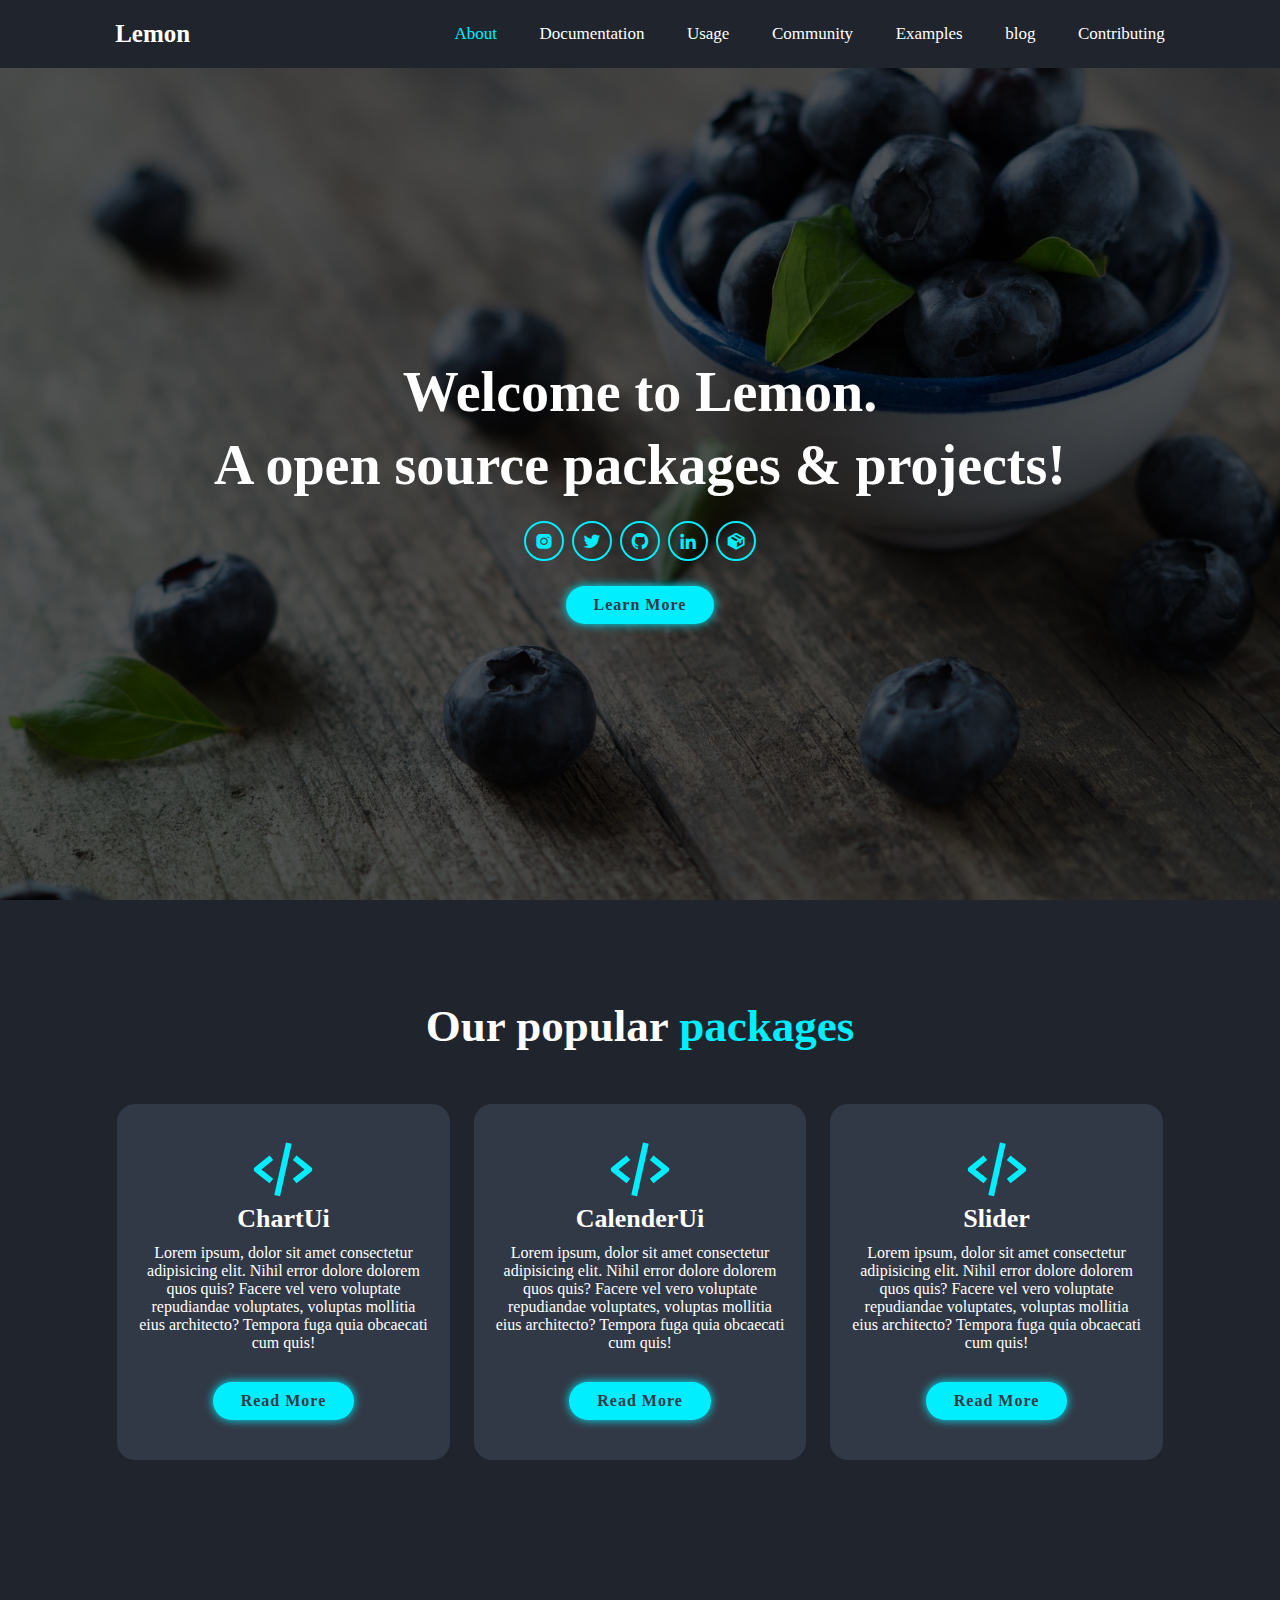
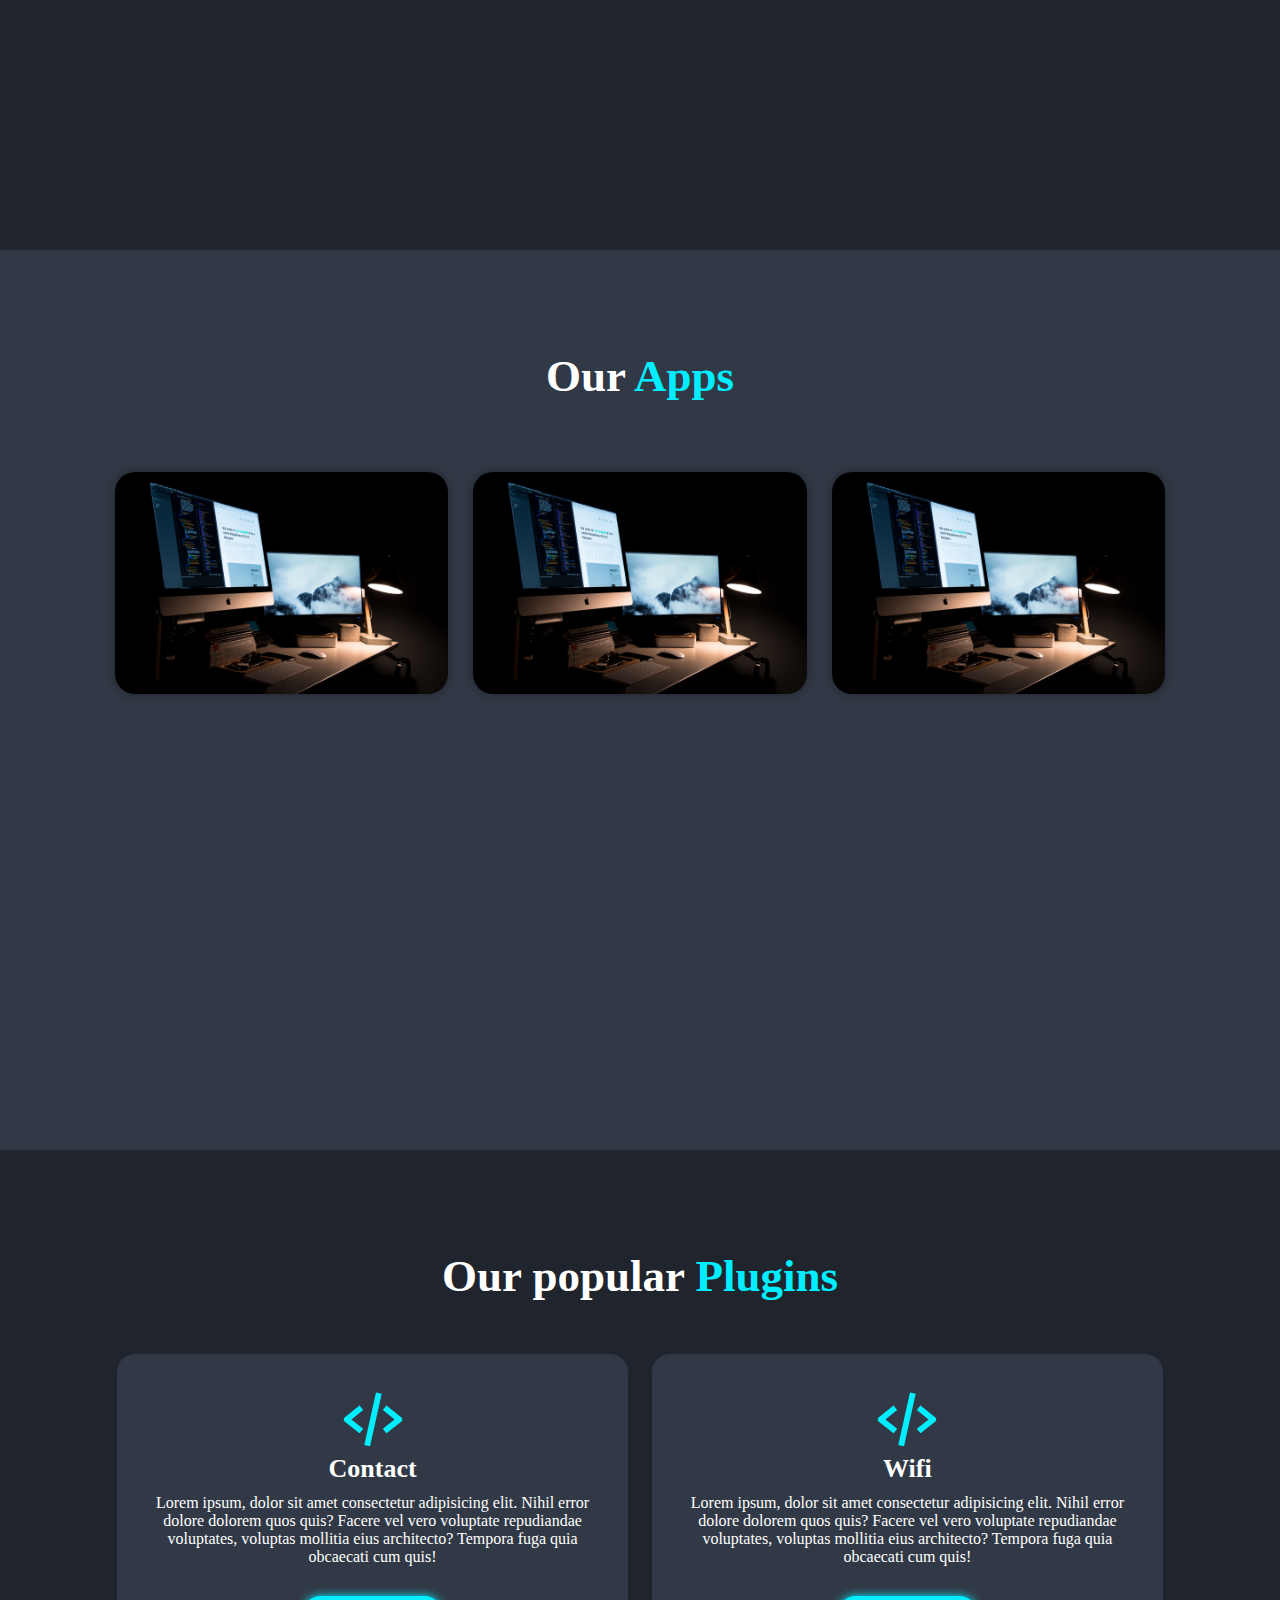
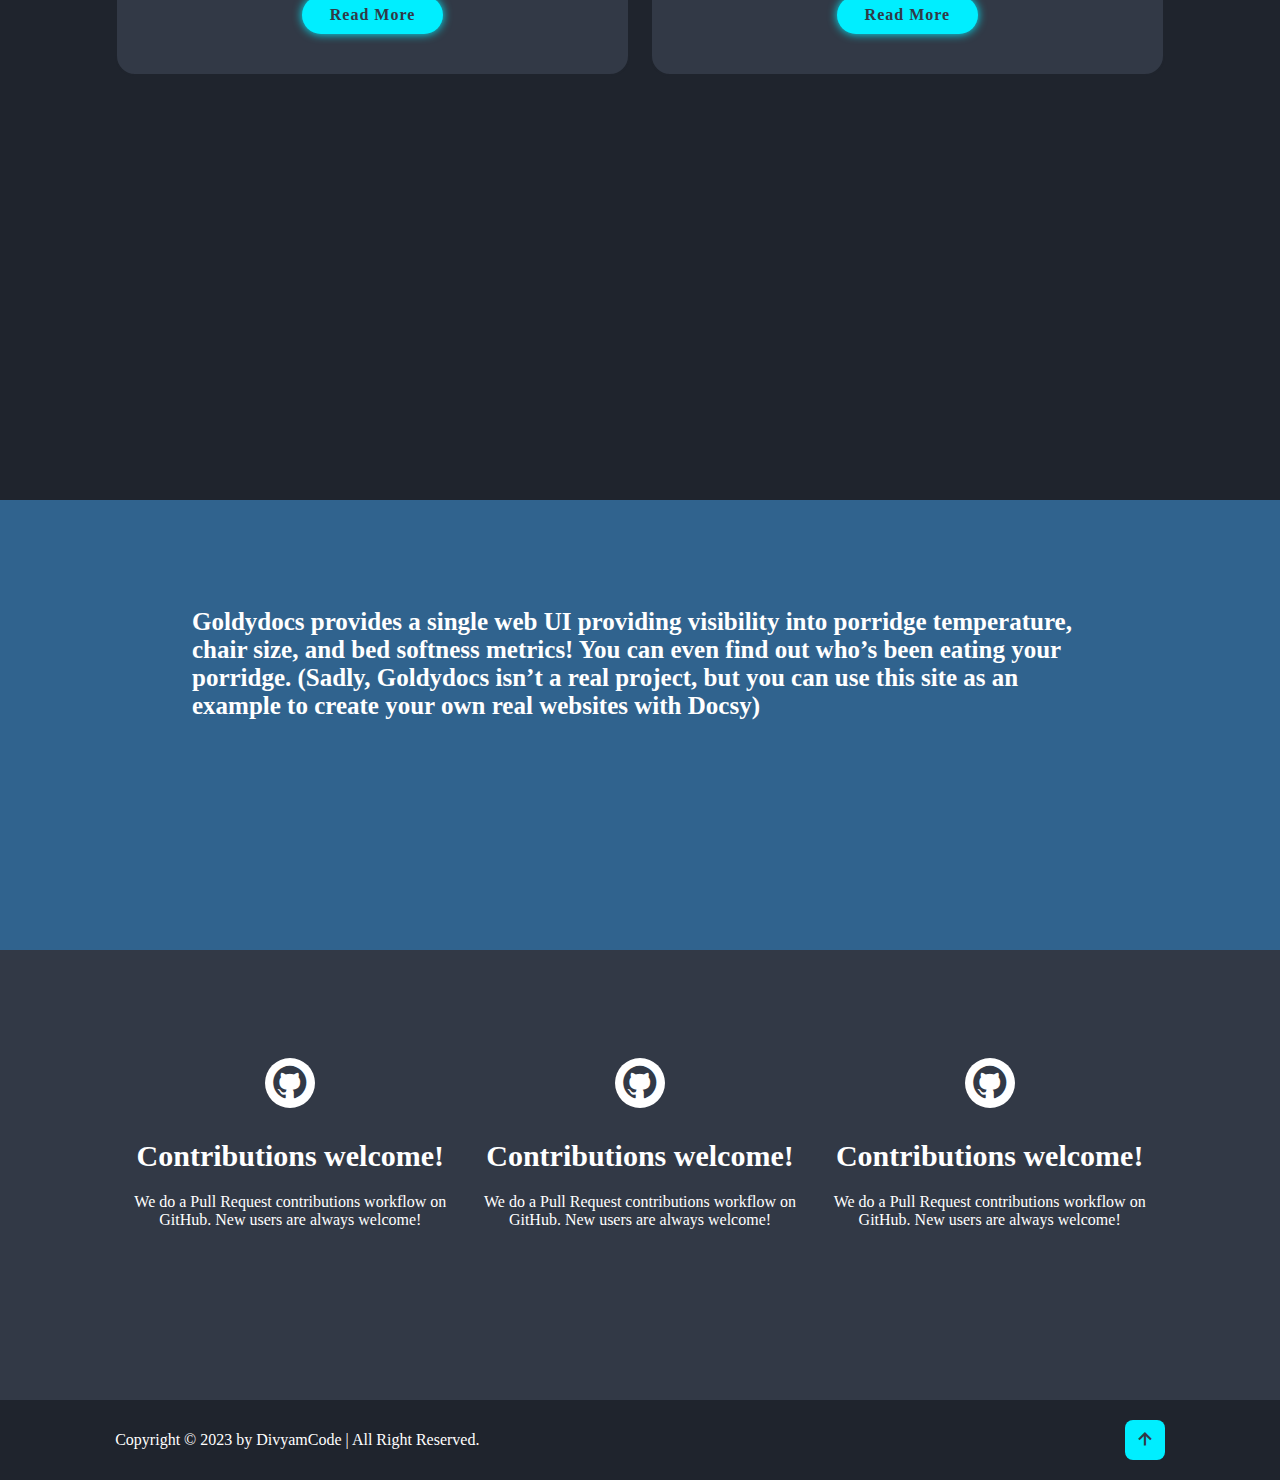
<file: index.html>
<!DOCTYPE html>
<html>
  <head>
    <title>Code Documentation</title>
    <link rel="stylesheet" href="style.css">
    <link href='https://unpkg.com/boxicons@2.1.4/css/boxicons.min.css' rel='stylesheet'>
    
  </head>
  <body>
    <header class="header">
        <a href="#" class="logo">Lemon</a>
        <i class="bx bx-menu" id="menu-icon"></i>
        <nav class="navbar" >

            <!-- <a class="active" href="#introduction">Introduction</a>
            <a href="#installation">Installation</a>
            <a href="#usage">Usage</a>
            <a href="#api-reference">API Reference</a>
            <a href="#examples">Examples</a>
            <a href="#contributing">Contributing</a> -->

            <a class="active" href="#introduction">About</a>
            <a href="./documentation/index.html">Documentation</a>
            <a href="#usage">Usage</a>
            <a href="#api-reference">Community</a>
            <a href="#examples">Examples</a>
            <a href="#contributing">blog</a>
            <a href="#contributing">Contributing</a>

         
        </nav>
    </header>

    <section class="home" id="home">
        <div class="home-content">
            <h1> Welcome to Lemon. <br>
                A open source packages & projects!</h1>
                <div class="social-media">
                    <a href="#"><i class='bx bxl-instagram-alt' ></i></a>
                    <a href="#"><i class='bx bxl-twitter' ></i></a>
                    <a href="#"><i class='bx bxl-github' ></i></a>
                    <a href="#"><i class='bx bxl-linkedin' ></i></a>
                    <a href="#"><i class='bx bxs-package' ></i></a>
                </div>
                <a href="#" class="btn">Learn More</a>
        </div>
    </section>


<!-- More sections here -->

<section class="service" id="service">
    <h2 class="headingS">
        Our popular <span>packages</span>
    </h2>
    <div class="service-container">
        <div class="service-box">
            <i class='bx bx-code-alt'></i>
            <h3>ChartUi</h3>
            <p>Lorem ipsum, dolor sit amet consectetur adipisicing elit. Nihil error dolore dolorem quos quis? Facere vel vero voluptate repudiandae voluptates, voluptas mollitia eius architecto? Tempora fuga quia obcaecati cum quis!</p>
            <a href="#" class="btn">Read More</a>
        </div>
        <div class="service-box">
            <i class='bx bx-code-alt'></i>
            <h3>CalenderUi</h3>
            <p>Lorem ipsum, dolor sit amet consectetur adipisicing elit. Nihil error dolore dolorem quos quis? Facere vel vero voluptate repudiandae voluptates, voluptas mollitia eius architecto? Tempora fuga quia obcaecati cum quis!</p>
            <a href="#" class="btn">Read More</a>
        </div>
        <div class="service-box">
            <i class='bx bx-code-alt'></i>
            <h3>Slider</h3>
            <p>Lorem ipsum, dolor sit amet consectetur adipisicing elit. Nihil error dolore dolorem quos quis? Facere vel vero voluptate repudiandae voluptates, voluptas mollitia eius architecto? Tempora fuga quia obcaecati cum quis!</p>
            <a href="#" class="btn">Read More</a>
        </div>
    </div>
</section>


<section class="portfolio" id="portfolio">
    <h2 class="headingP">
        Our <span>Apps</span>
    </h2>

        <div class="portfolio-container">
            <div class="portfolio-box">
                <img src="./assets/images/p2.jpg" alt="">
                <div class="portfolio-layer">
                    <h4>
                        Web design
                    </h4>
                    <p>
                    Lorem ipsum, dolor sit amet consectetur adipisicing elit. Sed veritatis ipsum delectus velit ut, ipsa reprehenderit deleniti aperiam autem vel ab incidunt non qui exercitationem blanditiis nobis accusantium dolore voluptatum.
                    </p>
                    <a href="#"><i class="bx bx-link-external"></i></a>
                </div>
            </div>
            <div class="portfolio-box">
                <img src="./assets/images/p2.jpg" alt="">
                <div class="portfolio-layer">
                    <h4>
                        Web design
                    </h4>
                    <p>
                    Lorem ipsum, dolor sit amet consectetur adipisicing elit. Sed veritatis ipsum delectus velit ut, ipsa reprehenderit deleniti aperiam autem vel ab incidunt non qui exercitationem blanditiis nobis accusantium dolore voluptatum.
                    </p>
                    <a href="#"><i class="bx bx-link-external"></i></a>
                </div>
            </div>
            <div class="portfolio-box">
                <img src="./assets/images/p2.jpg" alt="">
                <div class="portfolio-layer">
                    <h4>
                        Web design
                    </h4>
                    <p>
                    Lorem ipsum, dolor sit amet consectetur adipisicing elit. Sed veritatis ipsum delectus velit ut, ipsa reprehenderit deleniti aperiam autem vel ab incidunt non qui exercitationem blanditiis nobis accusantium dolore voluptatum.
                    </p>
                    <a href="#"><i class="bx bx-link-external"></i></a>
                </div>
            </div>
            
        </div>
    
</section>


<section class="service" id="service">
    <h2 class="headingS">
        Our popular <span>Plugins</span>
    </h2>
    <div class="service-container">
        <div class="service-box">
            <i class='bx bx-code-alt'></i>
            <h3>Contact</h3>
            <p>Lorem ipsum, dolor sit amet consectetur adipisicing elit. Nihil error dolore dolorem quos quis? Facere vel vero voluptate repudiandae voluptates, voluptas mollitia eius architecto? Tempora fuga quia obcaecati cum quis!</p>
            <a href="#" class="btn">Read More</a>
        </div>
        <div class="service-box">
            <i class='bx bx-code-alt'></i>
            <h3>Wifi</h3>
            <p>Lorem ipsum, dolor sit amet consectetur adipisicing elit. Nihil error dolore dolorem quos quis? Facere vel vero voluptate repudiandae voluptates, voluptas mollitia eius architecto? Tempora fuga quia obcaecati cum quis!</p>
            <a href="#" class="btn">Read More</a>
        </div>
    </div>
</section>

<div class="portd" id="portd">
    <!-- <h2 class="headingP">
        Our <span>Apps</span>
    </h2> -->

        <!-- <div class="portd-container">
            <div class="portd-layer">
                <div class="imgsz" style="text-align: center; height: 5vh;margin-bottom:4vh;">
                    <a href="#"><i class='bx bxl-github' ></i></a>
            
                </div>
                
                <h4 style="text-align: center;">
                    Contributions welcome!
                </h4>
                <p style="text-align: center;">
                    We do a Pull Request contributions workflow on GitHub. New users are always welcome!
                </p> -->
                <!-- <a href="#"><i class="bx bx-link-external"></i></a> -->
            <!-- </div>
            <div class="portd-layer">
                <div class="imgsz" style="text-align: center; height: 5vh;margin-bottom:4vh;">
                    <a href="#"><i class='bx bxl-github' ></i></a>
               
                </div>
                
                <h4 style="text-align: center;">
                    Contributions welcome!
                </h4>
                <p style="text-align: center;">
                    We do a Pull Request contributions workflow on GitHub. New users are always welcome!
                </p> -->
                <!-- <a href="#"><i class="bx bx-link-external"></i></a> -->
            <!-- </div>
            <div class="portd-layer">
                <div class="imgsz" style="text-align: center; height: 5vh;margin-bottom:4vh;">
                    <a href="#"><i class='bx bxl-github' ></i></a>
               
                </div>
                
                <h4 style="text-align: center;">
                    Contributions welcome!
                </h4>
                <p style="text-align: center;">
                    We do a Pull Request contributions workflow on GitHub. New users are always welcome!
                </p> -->
                <!-- <a href="#"><i class="bx bx-link-external"></i></a> -->
            <!-- </div> -->
            
        <!-- </div> -->

        <div class="portd-layer">
            <h4>
                Goldydocs provides a single web UI providing visibility into porridge temperature, chair size, and bed softness metrics! You can even find out who’s been eating your porridge.
    
    (Sadly, Goldydocs isn’t a real project, but you can use this site as an example to create your own real websites with Docsy)
    
    
            </h4>
        </div>
        
    
</div>

<div class="portfoliod" id="portfoliod">
    <!-- <h2 class="headingP">
        Our <span>Apps</span>
    </h2> -->

        <div class="portfoliod-container">
            
            <div class="portfoliod-layer">
                <div class="imgsz" style="text-align: center; height: 5vh;margin-bottom:4vh;">
                    <a href="#"><i class='bx bxl-github' ></i></a>
            
                </div>
                
                <h4 style="text-align: center;">
                    Contributions welcome!
                </h4>
                <p style="text-align: center;">
                    We do a Pull Request contributions workflow on GitHub. New users are always welcome!
                </p>
                <!-- <a href="#"><i class="bx bx-link-external"></i></a> -->
            </div>
            <div class="portfoliod-layer">
                <div class="imgsz" style="text-align: center; height: 5vh;margin-bottom:4vh;">
                    <a href="#"><i class='bx bxl-github' ></i></a>
               
                </div>
                
                <h4 style="text-align: center;">
                    Contributions welcome!
                </h4>
                <p style="text-align: center;">
                    We do a Pull Request contributions workflow on GitHub. New users are always welcome!
                </p>
                <!-- <a href="#"><i class="bx bx-link-external"></i></a> -->
            </div>
            <div class="portfoliod-layer">
                <div class="imgsz" style="text-align: center; height: 5vh;margin-bottom:4vh;">
                    <a href="#"><i class='bx bxl-github' ></i></a>
               
                </div>
                
                <h4 style="text-align: center;">
                    Contributions welcome!
                </h4>
                <p style="text-align: center;">
                    We do a Pull Request contributions workflow on GitHub. New users are always welcome!
                </p>
                <!-- <a href="#"><i class="bx bx-link-external"></i></a> -->
            </div>
            
            
            
        </div>
    
</div>



    <!-- Your content goes here -->

    <footer class="footer">
        <div class="footer-text">
            <p>Copyright &copy; 2023 by DivyamCode | All Right Reserved. </p>
        </div>
        <div class="footer-iconTop">
            <a href="#home"><i class="bx bx-up-arrow-alt"></i></a>
        </div>
    </footer>
  </body>
</html>
</file>
<file: style.css>
*{
    margin: 0;
    padding: 0;
}

.main{
    padding-top: 40vh;
    font-weight: 600;
    width: 100%;
    background:linear-gradient(to top,rgba(0,0,0,.65)50%,rgba(0,0,0,0.65)50%),url("./assets/b2.jpg");
    background-position: center;
    background-size:cover;
    height: 100vh;
    /* justify-content: center;
    align-items: center; */
}

.lgbtn{
    align-items: center;
}

.logoX{
    color: #ffffff;
    font-size: 4.5rem;
    font-family: Arial, Helvetica, sans-serif;
    text-align: center
} 





@import url('https://fonts.googleapis.com/css?family=Poppins:wght@300;400;500;600;700;800;900&display=swap');

*{
    margin:0;
    padding:0;
    box-sizing: border-box;
    text-decoration: none;
    border: none;
    scroll-behavior: smooth;
    font-family: 'Poppin','sans-serif';

}

:root{
    --bg-color :#1f242d;
    --second-bg-color:#323946;
    --text-color: #fff;
    --main-color:#0ef;
}

html{
    font-size: 62.5%;
    overflow-x: hidden;
}

body{
    background: var(--bg-color);
    color:var(--text-color)
}

.header{
    position: fixed;
    top: 0;
    left: 0;
    width: 100%;
    padding: 2rem 9%;
    background: var(--bg-color);
    display: flex;
    justify-content: space-between;
    align-items: center;
    /* z-index: 100; */
}

.header .sticky{
    border-bottom: .1rem solid rgba(0,0,0,.2);
}

.logo{
    font-size: 2.5rem;
    color: var(--text-color);
    font-weight: 600;
    cursor: default;
}

.navbar a {
    font-size: 1.7rem;
    color: var(--text-color);
    margin-left: 4rem;
    transition: .3s;
}

.navbar a:hover,
.navbar a.active{
    color: var(--main-color);
}

#menu-icon{
    font-size: 3.6rem;
    color: var(--text-color);
    display: none;
}

section{
    min-height: 100vh;
    padding: 10rem 9% 2rem;
}

.home{
    display: flex;
    justify-content: center;
    align-items: center;
    background:linear-gradient(to top,rgba(0,0,0,.65)50%,rgba(0,0,0,0.65)50%),url("./assets/b2.jpg");
    background-position: center;
    background-size:cover;
}
.home-content{
    font-size: 3.2rem;
    font-weight: 700;

    text-align: center;
}
.home-content h3{
    font-size: 3.2rem;
    font-weight: 700;
}
.home-content h3:nth-of-type(2){
    margin-bottom: 2rem;
}

span{
    color: var(--main-color);
}
.home-content h1{
    font-size: 5.6rem;
    font-weight: 700;
    line-height: 1.3;
}


.home-img img{
 width: 35vw;
}

.home-content p{
    font-size: 1.6rem;
}

.social-media a{
    margin-top: 20px;
    margin-bottom: 20px;
    display: inline-flex;
    justify-content: center;
    align-items: center;
    width: 4rem;
    height: 4rem;
    background: transparent;
    border: .2rem solid var(--main-color);
    border-radius: 50%;
    font-size: 2rem;
    color: var(--main-color);
    margin: 3rem, 1.5rem 3rem 0;
    transition: 5s ease;
}

.social-media a:hover{
    background: var(--main-color);
    color: var(--second-bg-color);
    box-shadow: 0 0 1rem var(--main-color);

}

.btn{
    display: inline-block;
    padding: 1rem 2.8rem;
    background: var(--main-color);
    border-radius: 4rem;
    box-shadow: 0 0 1rem var(--main-color);
    font-size: 1.6rem;
    color: var(--second-bg-color);
    letter-spacing: .1rem;
    font-weight: 600;
    transition: .5s ease;
}

.btn:hover{
    box-shadow: none;
}

.about{
    display: flex;
    justify-content: center;
    align-items: center;
    gap: 2rem;
    background: var(--second-bg-color);
}

.about-img img{
    width: 35vw;
}

.heading{
    text-align: center;
    font-size: 4.5rem;

    padding-bottom: 4rem;
}
.about-content h2{
    text-align: left;
    line-height: 1.2;
}
.about-content h3{
    font-size: 2.6rem;
}

.about-content p{
    font-size: 1.5rem;
    margin: 2rem 0 3rem ;
}

.service{
    margin-bottom: 5rem;

}
.headingS{
    padding-bottom: 5rem;
    text-align: center;
    font-size: 4.5rem;
}
.headingP{
    padding-bottom: 3rem;
    text-align: center;
    font-size: 4.5rem;
}
.service-container{
    display: flex;
    justify-content: center;
    align-items: center;
    flex-wrap: wrap;
    gap: 2rem;
}

.service-container .service-box{
    flex: 1 1 30rem;
    background: var(--second-bg-color);
    padding: 3rem 2rem 4rem;
    border-radius: 2rem;
    text-align: center;
    border: .2rem solid var(--bg-color);
    transition: .5s ease;

}
.service-container .service-box:hover{
    border-color: var(--main-color);
    transform: scale(1.02);
}

.service-box i{
    font-size: 7rem;
    color: var(--main-color);
}
.service-box h3{
    font-size: 2.6rem;
}

.service-box p{
    font-size: 1.6rem;
    margin: 1rem 0 3rem;
}

.portfolio{
    background: var(--second-bg-color);
}
.portfolio h2{
    margin-bottom: 4rem;
}
.portfolio-container {
    display: grid;
    grid-template-columns: repeat(3,1fr);
    align-items: center;
    gap: 2.5rem;
}

.portfolio-container .portfolio-box {
    position: relative;
    border-radius: 2rem;
    box-shadow: 0 0 1rem var(--bg-color);
    overflow: hidden;
    display: flex;
    /* height: 100%; */
}

.portfolio-box img{
    width: 100%;
    transition: .5s ease;
}
.portfolio-box:hover img{
    transform: scale(1.1);
}

.portfolio-box .portfolio-layer {
    position: absolute;
    bottom: 0;
    left: 0;
    width: 100%;
    height: 100%;
    background: linear-gradient(rgba(0,0,0,.1),var(--main-color));
    display: flex;
    justify-content: center;
    align-items: center;
    flex-direction: column;
    padding: 0 4rem;
    transform: translateY(100%);
    transition: .5s ease;
}

.portfolio-box:hover .portfolio-layer{
    transform: translateY(0);
}

.portfolio-layer h4{
    font-size: 3rem;
}

.portfolio-layer p{
    font-size: 1.6rem;
    margin: 3rem 0 1rem;
}

.portfolio-layer a{
    display: inline-flex;
    justify-content: center;
    align-items: center;
    width: 5rem;
    height: 5rem;
    background: var(--text-color);
    border-radius: 50%;
}

.portfolio-layer a i {
    font-size: 2rem;
    color: var(--second-bg-color);

}

.contact {
    margin-bottom: 3rem; 
}

.contact form {
    max-width: 70rem;
    margin: 1rem auto;
    text-align: center;
    margin-bottom: 3rem;
}

.contact form .input-box{
    display: flex;
    justify-content: space-between;
    flex-wrap:wrap
}

.contact form .input-box input,
.contact form textarea{
    width: 100%;
    padding: 1.5rem;
    font-size: 1.6rem;
    color:var(--text-color);
    background: var(--second-bg-color);
    border-radius: .8rem;
    margin: .7rem 0;
}


.contact form .input-box input{
    width: 49%;
}


.contact form textarea{
    resize: none;
}

.contact form .btn{
    margin-top: 2rem;
    cursor: pointer;
}

.footer {
    display: flex;
    justify-content: space-between;
    align-items: center;
    flex-wrap: wrap;
    padding: 2rem 9%;
    background: var(--bg-color);
}
.footer-text p{
 font-size: 1.6rem;
}

.footer-iconTop a{
    display: inline-flex;
    justify-content: center;
    align-items: center;
    padding: .8rem;
    background: var(--main-color);
    border-radius: .8rem ;
    transition: .5s ease;
}

.footer-iconTop a:hover{
    box-shadow: 0 0 1rem var(--main-color);
}


.footer-iconTop a i{
    font-size: 2.4rem;
    color: var(--second-bg-color);
}

/* BREAKPOINTS  */

@media (max-width : 1200){
    html{
        font-size: 55%;
    }

}

@media (max-width:991px){
    .header{
        padding: 2rem 3%;
    }
    .section {
        padding: 10rem 3% 2rem;
    }
    .footer{
        padding: 2rem 3%;
    }
    .service{
        padding-bottom: 7rem;
    }
    .portfolio {
        padding-bottom: 7rem;
    }
    .contact {
        min-height: auto;
    }
}

@media (max-width:768px){
    #menu-icon{
        display: block;
    }

    .navbar{
        /* position:absolute; */
        position:fixed;
        top: 100%;
        left: 0;
        width: 100%;
        padding: 1rem 3%;
        border-top: .1rem solid rgba(0,0,0,.2);
        box-shadow: 0 .5rem 1rem rgba(0,0,0,.2);
    }

    .navbar a {
        display: block;
        font-size: 2rem;
        margin: 3rem 0;
    }

    .home {
        flex-direction: column;
    }
    .home-content h3{
        font-size: 2.6rem;
    }
    .home-content h1{
        font-size: 5rem;
    }
    .home-img img{
        width: 70vw;
        margin-top: 4rem;
    }
    .about {
        flex-direction: column-reverse;
    }
    .about img{
        width: 70vw;
        margin-top: 4rem;
    }

    .service h2{
        margin-bottom: 3rem;
    }

    .portfolio h2{
        margin-bottom: 3rem;
    }
    .portfolio-container {
        grid-template-columns: repeat(2,1fr);
    }
}

@media (max-width:617px){
    .portfolio-container{
        grid-template-columns: 1fr;
    }
}

@media (max-width:450px){
    html {
        font-size: 50%;
    }

    .contact form .input-box input{
        width: 100%;
    }
}

@media (max-width:364px){
    .home-img img{
        width: 90vw;
    }

    .about-img img{
        width: 90vw;
    }

    .footer {
        flex-direction: column-reverse;
    }

    .footer p{
        text-align: center;
        margin-top: 2rem;
    }
}















.portfoliod{
    background: var(--second-bg-color);
    
    height: 50vh;padding-left: 10vw;padding-right: 10vw;
    padding-top: 12vh;
    /* padding-bottom: vh; */
}
.portfoliod h2{
    margin-bottom: 2rem;
}
.portfoliod-container {
    display: grid;
    grid-template-columns: repeat(3,1fr);
    align-items: center;
    gap: 2.5rem;
}

.portfoliod-container .portfoliod-box {
    position: relative;
    border-radius: 2rem;
    box-shadow: 0 0 1rem var(--bg-color);
    overflow: hidden;
    display: flex;
    /* height: 100%; */
}

/* .portfoliod-box img{
    width: 100%;
    transition: .5s ease;
}
.portfoliod-box:hover img{
    transform: scale(1.1);
} */

/* .portfoliod-box .portfoliod-layer {
    position: absolute;
    bottom: 0;
    left: 0;
    width: 100%;
    height: 100%;
    background: linear-gradient(rgba(0,0,0,.1),var(--main-color));
    display: flex;
    justify-content: center;
    align-items: center;
    flex-direction: column;
    padding: 0 4rem;
    transform: translateY(100%);
    transition: .5s ease;
} */

/* .portfoliod-box:hover .portfoliod-layer{
    transform: translateY(0);
} */

.portfoliod-layer h4{
    font-size: 3rem;
}

.portfoliod-layer p{
    font-size: 1.6rem;
    margin: 2rem 0 1rem;
}

.portfoliod-layer a{
    display: inline-flex;
    justify-content: center;
    align-items: center;
    width: 5rem;
    height: 5rem;
    background: var(--text-color);
    border-radius: 50%;
}

.portfoliod-layer a i {
    font-size: 4rem;
    color: var(--second-bg-color);

}



.portd{
    /* background: var(--second-bg-color); */
    background-color: #30638e;
    height: 50vh;padding-left: 15vw;padding-right: 15vw;
    padding-top: 12vh;
    /* padding-bottom: vh; */
}
.portd h2{
    margin-bottom: 2rem;
}
.portd-container {
    display: grid;
    grid-template-columns: repeat(3,1fr);
    align-items: center;
    gap: 2.5rem;
}

.portd-container .portd-box {
    position: relative;
    border-radius: 2rem;
    box-shadow: 0 0 1rem var(--bg-color);
    overflow: hidden;
    display: flex;
    /* height: 100%; */
}

/* .portd-box img{
    width: 100%;
    transition: .5s ease;
}
.portd-box:hover img{
    transform: scale(1.1);
} */

/* .portd-box .portd-layer {
    position: absolute;
    bottom: 0;
    left: 0;
    width: 100%;
    height: 100%;
    background: linear-gradient(rgba(0,0,0,.1),var(--main-color));
    display: flex;
    justify-content: center;
    align-items: center;
    flex-direction: column;
    padding: 0 4rem;
    transform: translateY(100%);
    transition: .5s ease;
} */

/* .portd-box:hover .portd-layer{
    transform: translateY(0);
} */

.portd-layer h4{
    font-size: 2.5rem;
}

.portd-layer p{
    font-size: 1.6rem;
    margin: 2rem 0 1rem;
}

.portd-layer a{
    display: inline-flex;
    justify-content: center;
    align-items: center;
    width: 5rem;
    height: 5rem;
    background: var(--text-color);
    border-radius: 50%;
}

.portd-layer a i {
    font-size: 4rem;
    color: var(--second-bg-color);

}
</file>
